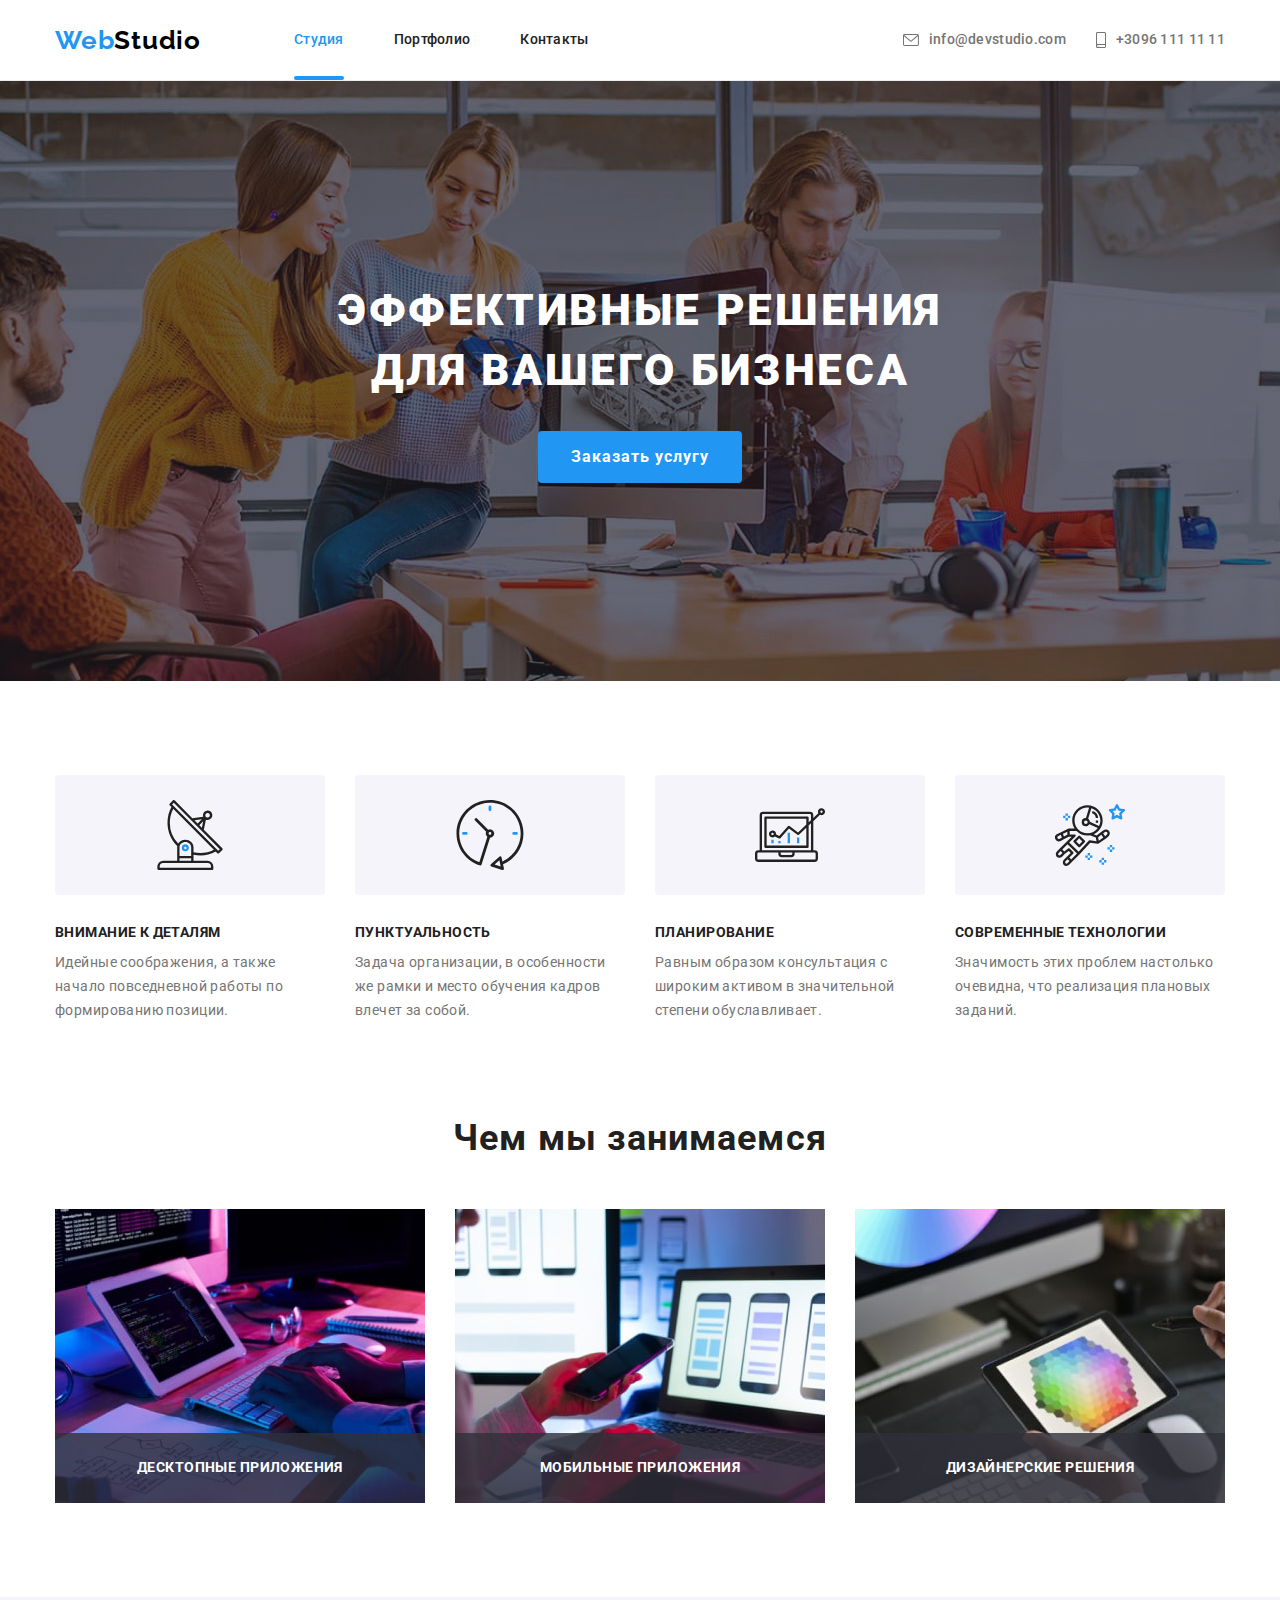
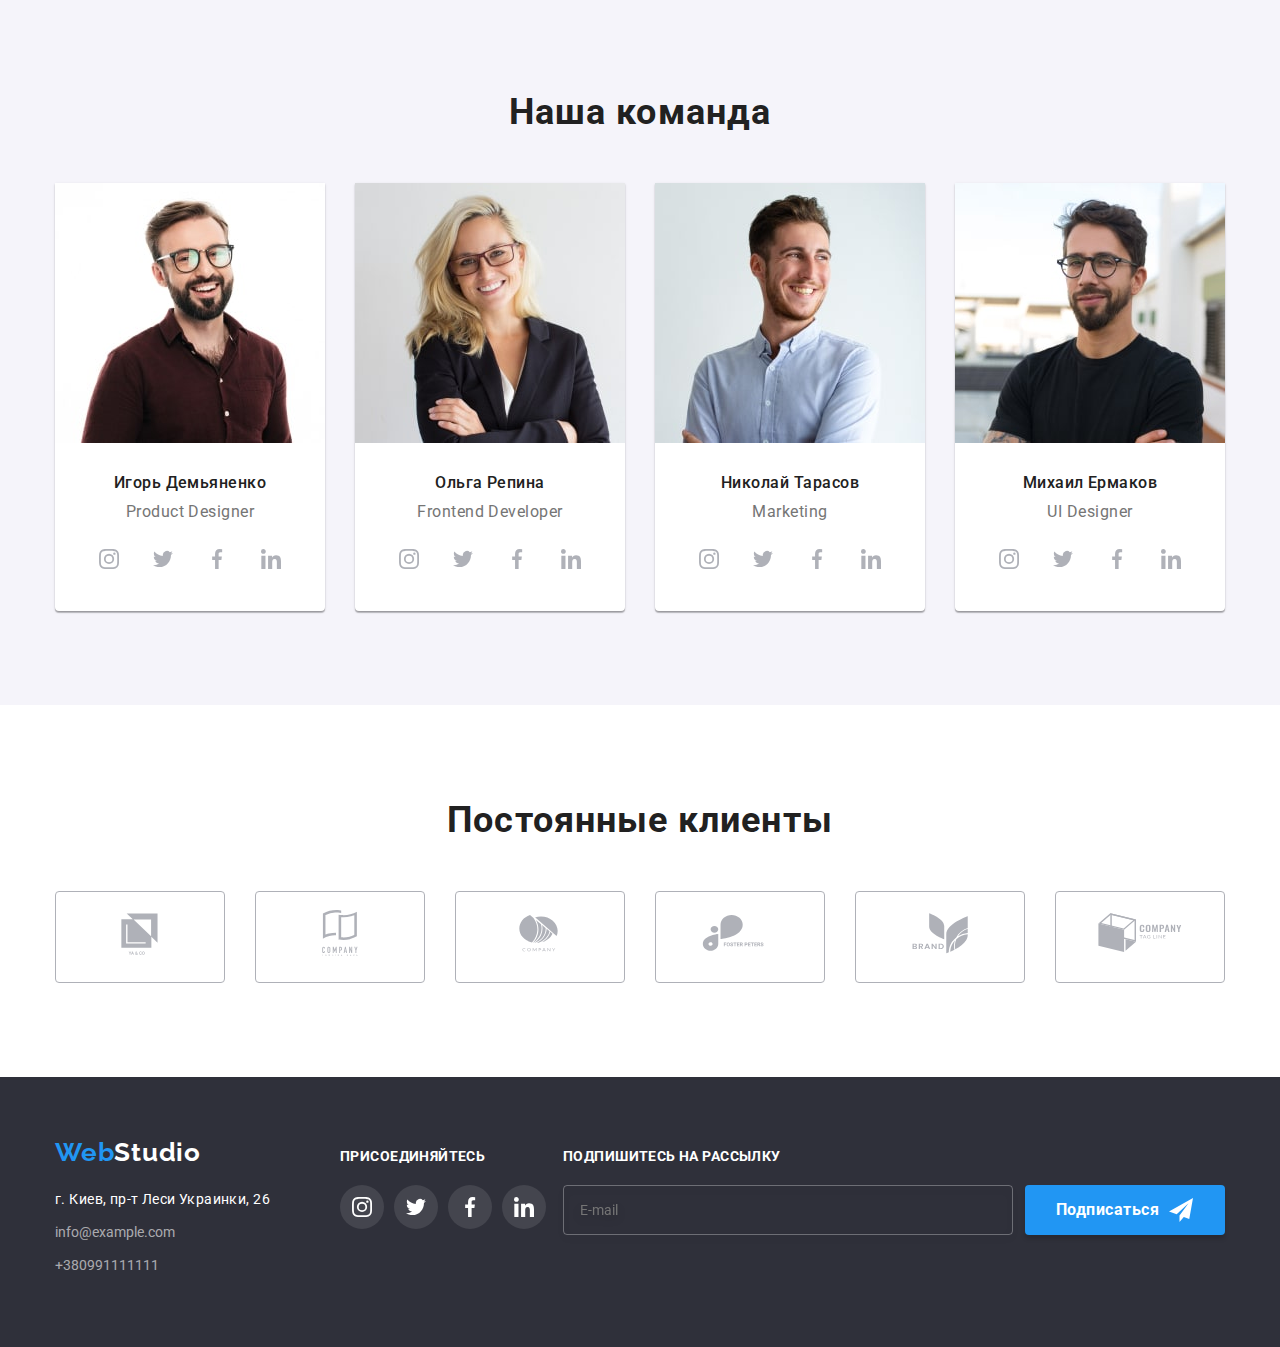
<file: index.html>
<!DOCTYPE html>
<html lang="ru">
  <head>
    <meta charset="UTF-8" />
    <meta http-equiv="X-UA-Compatible" content="IE=edge" />
    <meta name="viewport" content="width=device-width, initial-scale=1.0" />
    <title>Homework-eight</title>
    <link
      rel="stylesheet"
      href="https://cdnjs.cloudflare.com/ajax/libs/modern-normalize/1.1.0/modern-normalize.min.css"
      integrity="sha512-wpPYUAdjBVSE4KJnH1VR1HeZfpl1ub8YT/NKx4PuQ5NmX2tKuGu6U/JRp5y+Y8XG2tV+wKQpNHVUX03MfMFn9Q=="
      crossorigin="anonymous"
      referrerpolicy="no-referrer"
    />
    <link rel="preconnect" href="https://fonts.googleapis.com" />
    <link rel="preconnect" href="https://fonts.gstatic.com" crossorigin />
    <link
      href="https://fonts.googleapis.com/css2?family=Raleway:wght@700&family=Roboto:wght@400;500;700&display=swap"
      rel="stylesheet"
    />
    
    <link rel="stylesheet" href="./css/main.min.css" />

    

  </head>

  <body class="body">

        <!-- SITE HEADER -->

    <header class="header">
      <div class="container header__container">
        
        <div class="logo">
            <a href="./index.html" class="logo__link link">
              <span class="logo__accent">Web</span>Studio</a>
        </div>

        <nav class="nav">
    
          <ul class="nav__list list">
            <li class="nav__item">
              <a href="./index.html" class="nav__link link current hover-underline">Студия</a></li>
            <li class="nav__item">
              <a href="./portfolio.html" class="nav__link link">Портфолио</a></li>
            <li class="nav__item">
              <a href="" class="nav__link link">Контакты</a></li>
          </ul>
        </nav>

        <ul class="kontakts__list list">

          <li class="kontakts__item">
            <a href="mailto:info@devstudio.com" class="kontakts__address link mail">     
              <svg class="icon kontakts__icon" width="16" height="12">
                <use href="./images/icons.svg#envelope"></use>
              </svg>       
              info@devstudio.com</a>          
          </li>

          <li class="kontakts__item">
            <a href="tel:+30961111111" class="kontakts__address link tel">
              <svg class="icon kontakts__icon" width="10" height="16">
                <use href="./images/icons.svg#smartphone"></use>
              </svg>
              +3096 111 11 11</a>
          </li>

        </ul>

        <button type="button" class="menu-open-btn">
          <svg class="mobile-menu__svg" width="40" height="40">
            <use href="./images/icons.svg#icon-menu"></use>
          </svg>
        </button>


        <div class="mob-menu is-hidden">
          <div class="container-mob-menu">
            <div class="mob-menu-top">
              <button type="button" class="menu-close-btn">
                <svg class="icon-menu-close" width="40" height="40">
                  <use href="./images/icons.svg#icon-menu_close"></use>
                </svg>
              </button>
              <ul class="mob-menu-list list">
                <li class="mob-menu-list-item">
                  <a class="mob-menu-list-link current link" href="./index.html">Студия</a>
                </li>
                <li class="mob-menu-list-item">
                  <a class="mob-menu-list-link link" href="./portfolio.html">Портфолио</a>
                </li>
                <li class="mob-menu-list-item">
                  <a class="mob-menu-list-link link" href="./contacts.html">Контакты</a>
                </li>
              </ul>
            </div>
            <div class="mob-menu-bottom">
              <ul class="mob-menu__links list">
                <li class="mob-menu-item">
                  <a class="mob-menu__link link tel-menu" href="tel:+380961111111"> +38 096 111 11 11</a>
                </li>
                <li class="mob-menu-item">
                  <a class="mob-menu__link link" href="mailto:info@devstudio.com"> info@devstudio.com </a>
                </li>
              </ul>
              <ul class="mob-menu-social-list list">
                <li class="mob-menu-social__item">
                  <a class="menu-social-link link" href="#">Instagram</a>
                </li>
                <li class="mob-menu-social__item">
                  <a class="menu-social-link link" href="#">Twitter</a>
                </li>
                <li class="mob-menu-social__item">
                  <a class="menu-social-link link" href="#">Facebook</a>
                </li>
                <li class="mob-menu-social__item">
                  <a class="menu-social-link link" href="#">LinkedIn</a>
                </li>
              </ul>
            </div>
          </div>
        </div>



      </div>
    </header>

    <main>

      <!-- SECTION-HERO -->

      <section class="hero overlay">
        <div class="container hero__container">
          <h1 class="hero__title">Эффективные решения<br>для вашего бизнеса</h1>

          <button type="button" class="hero__button button primary" data-modal-open>
            Заказать услугу
          </button>
        </div>
      </section>

      <!-- BENEFITS -->

      <section class="benefits">
        <div class="container benefits__container">
          <h2 class="benefits__title visually-hidden">Наши преимущества</h2>

          <ul class="benefits__list list">

            <li class="benefits__item">

              <div class="benefits__icon">
                <svg class="benefits__antenna icon" width="70" height="70">
                  <use href="./images/icons.svg#antenna"></use>
                </svg>
              </div>

              <h3 class="benefits__subtitle title">Внимание к деталям</h3>
              
              <p class="benefits__text text">
                Идейные соображения, а также начало повседневной работы по формированию позиции.
              </p>

            </li>

            <li class="benefits__item">

              <div class="benefits__icon">
                <svg class="benefits__clock icon" width="70" height="70">
                  <use href="./images/icons.svg#clock"></use>
                </svg>
              </div>
              
              <h3 class="benefits__subtitle title">Пунктуальность</h3>
              
              <p class="benefits__text text">
                Задача организации, в особенности же рамки и место обучения кадров влечет за собой.
              </p>

            </li>

            <li class="benefits__item">

              <div class="benefits__icon">
                <svg class="benefits__diagram icon" width="70" height="70">
                  <use href="./images/icons.svg#diagram"></use>
                </svg>
              </div>

              <h3 class="benefits__subtitle title">Планирование</h3>
              
              <p class="benefits__text text">
                Равным образом консультация с широким активом в значительной степени обуславливает.
              </p>

            </li>

            <li class="benefits__item">

              <div class="benefits__icon">
                <svg class="benefits__astronaut icon" width="70" height="70">
                  <use href="./images/icons.svg#astronaut"></use>
                </svg>
              </div> 

              <h3 class="benefits__subtitle title">Современные технологии</h3>
              
              <p class="benefits__text text">
                Значимость этих проблем настолько очевидна, что реализация плановых заданий.
              </p>

            </li>

          </ul>
        </div>
      </section>

      <!-- SERVICES -->

      <section class="services">
        <div class="container services__container">
          <h2 class="services__title benefits__title">Чем мы занимаемся</h2>

          <ul class="services__list list">
            <li class="services__item">
              
              <div class="services__position">

                <picture>
                  <source
                    srcset="
                      ./images/services1-x1-min.jpg 1x,
                      ./images/services1-x2-min.jpg 2x
                      "
                    media="(min-width: 1200px)"
                  />

                  <img 
                  class="foto" 
                  width="370"
                  src="./images/desktop-applications.jpg" 
                  alt="Разработка десктопных приложений"
                  />

                </picture>
                
                <div class="services__text-position">
                  <p class="services__text text">Десктопные приложения</p>
                </div>

              </div>

            </li>

            <li class="services__item">

              <div class="services__position">

                <picture>
                  <source 
                    srcset="
                      ./images/services2-x1-min.jpg 1x,
                      ./images/services2-x2-min.jpg 2x
                      " 
                    media="(min-width: 1200px)"
                  />

                  <img
                    class="foto"
                    src="./images/mobile-applications.jpg"
                    alt="Разработка мобильных приложений"
                    width="370"
                  />

                </picture>

                  <div class="services__text-position">
                    <p class="services__text text">Мобильные приложения</p>
                  </div>
              
              </div>

            </li>

            <li class="services__item">

                <div class="services__position">

                  <picture>
                    <source 
                      srcset="
                        ./images/services3-x1-min.jpg 1x,
                        ./images/services3-x2-min.jpg 2x
                        " 
                      media="(min-width: 1200px)" 
                    />

                    <img
                      class="foto"
                      src="./images/design-solutions.jpg"
                      alt="Дизайнерские решения"
                      width="370"
                    />

                  </picture>

                  <div class="services__text-position">
                    <p class="services__text text">Дизайнерские решения</p>
                  </div>

                </div>
            </li>

          </ul>
        </div>
      </section>

      <!-- TEAM-->

      <section class="team">
        <div class="container team-container">
          <h2 class="team__title benefits__title">Наша команда</h2>
          
          <ul class="team__list list">

            <li class="team__image team__item">
              
              <picture>
                <source 
                  srcset="
                    ./images/team1-des-x1-min.jpg 1x,
                    ./images/team1-des-x2-min.jpg 2x
                    "
                  media="(min-width: 1200px)" 
                />

                <source 
                  srcset="
                    ./images/team1-tab-x1-min.jpg 1x,
                    ./images/team1-tab-x2-min.jpg 2x
                    " 
                  media="(min-width: 768px)" 
                />

                <source 
                  srcset="
                    ./images/team1-mob-x1-min.jpg 1x,
                    ./images/team1-mob-x2-min.jpg 2x
                    " 
                  media="(min-width: 480px)" 
                />

                <img
                  class="foto"
                  src="./images/demyanenko.jpg"
                  alt="Фото Игоря Демьяненко"
                  width="270"
                />
              </picture>

              <div class="team__inscription">
                <h3 class="team__subtitle title">Игорь Демьяненко</h3>
                <p lang="en" class="team__text text">Product Designer</p>

                <ul class="list social">
                  <li class="social__item" >                 
                    <a href="" class="link social__link">
                      <svg class="icon social__icons" width="20" height="20">
                        <use href="./images/icons.svg#instagram"></use>
                      </svg>
                    </a>                    
                  </li>

                  <li class="social__item">
                    <a href="" class="link social__link">
                      <svg class="icon social__icons" width="20" height="20">
                        <use href="./images/icons.svg#twitter"></use>
                      </svg>
                    </a>
                  </li>

                  <li class="social__item">
                    <a href="" class="link social__link">
                      <svg class="icon social__icons" width="20" height="20">
                        <use href="./images/icons.svg#facebook"></use>
                      </svg>
                    </a>
                  </li>

                  <li class="social__item">
                    <a href="" class="link social__link">
                      <svg class="icon social__icons" width="20" height="20">
                        <use href="./images/icons.svg#linkedin"></use>
                      </svg>
                    </a>
                  </li>  
                </ul>
              </div>
            </li>

            <li class="team__image team__item">

              <picture>
                <source 
                  srcset="
                    ./images/team2-des-x1-min.jpg 1x,
                    ./images/team2-des-x2-min.jpg 2x
                    " 
                  media="(min-width: 1200px)" 
                />
              
                <source 
                  srcset="
                    ./images/team2-tab-x1-min.jpg 1x,
                    ./images/team2-tab-x2-min.jpg 2x
                    " 
                  media="(min-width: 768px)" 
                />
              
                <source 
                  srcset="
                    ./images/team2-mob-x1-min.jpg 1x,
                    ./images/team2-mob-x2-min.jpg 2x
                    " 
                  media="(min-width: 480px)" 
                />

                <img 
                class="foto" 
                src="./images/repina.jpg" 
                alt="Фото Ольги Репиной" 
                width="270" 
                />   
              </picture>

              <div class="team__inscription">
                <h3 class="team__subtitle title">Ольга Репина</h3>
                <p lang="en" class="team__text text">Frontend Developer</p>

                <ul class="list social">
                  <li class="social__item">                
                    <a href="" class="link social__link">
                      <svg class="icon social__icons" width="20" height="20">
                        <use href="./images/icons.svg#instagram"></use>
                      </svg>
                    </a>                
                  </li>
                
                  <li class="social__item">                
                    <a href="" class="link social__link">
                      <svg class="icon social__icons" width="20" height="20">
                        <use href="./images/icons.svg#twitter"></use>
                      </svg>
                    </a>                
                  </li>
                
                  <li class="social__item">                
                    <a href="" class="link social__link">
                      <svg class="icon social__icons" width="20" height="20">
                        <use href="./images/icons.svg#facebook"></use>
                      </svg>
                    </a>                
                  </li>
                
                  <li class="social__item">               
                    <a href="" class="link social__link">
                      <svg class="icon social__icons" width="20" height="20">
                        <use href="./images/icons.svg#linkedin"></use>
                      </svg>
                    </a>                
                  </li>               
                </ul>
              </div>
            </li>

            <li class="team__image team__item">

              <picture>
                <source 
                  srcset="
                    ./images/team3-des-x1-min.jpg 1x,
                    ./images/team3-des-x2-min.jpg 2x
                    " 
                  media="(min-width: 1200px)" 
                />
              
                <source 
                  srcset="
                    ./images/team3-tab-x1-min.jpg 1x,
                    ./images/team3-tab-x2-min.jpg 2x
                    " 
                  media="(min-width: 768px)" 
                />
              
                <source 
                  srcset="
                    ./images/team3-mob-x1-min.jpg 1x,
                    ./images/team3-mob-x2-min.jpg 2x
                    " 
                  media="(min-width: 480px)" 
                />

                <img
                  class="foto"
                  src="./images/tarasov.jpg"
                  alt="Фото Николая Тарасова"
                  width="270"
                />

              </picture>

              <div class="team__inscription">
                <h3 class="team__subtitle title">Николай Тарасов</h3>
                <p lang="en" class="team__text text">Marketing</p>

                <ul class="list social">
                  <li class="social__item">                
                    <a href="" class="link social__link">
                      <svg class="icon social__icons" width="20" height="20">
                        <use href="./images/icons.svg#instagram"></use>
                      </svg>
                    </a>                
                  </li> 

                  <li class="social__item">               
                    <a href="" class="link social__link">
                      <svg class="icon social__icons" width="20" height="20">
                        <use href="./images/icons.svg#twitter"></use>
                      </svg>
                    </a>                
                  </li>
                
                  <li class="social__item">                
                    <a href="" class="link social__link">
                      <svg class="icon social__icons" width="20" height="20">
                        <use href="./images/icons.svg#facebook"></use>
                      </svg>
                    </a>                
                  </li>
                
                  <li class="social__item">                
                    <a href="" class="link social__link">
                      <svg class="icon social__icons" width="20" height="20">
                        <use href="./images/icons.svg#linkedin"></use>
                      </svg>
                    </a>                
                  </li>                
                </ul>
              </div>
            </li>

            <li class="team__image team__item">

            <picture>
              <source 
                srcset="
                  ./images/team4-des-x1-min.jpg 1x,
                  ./images/team4-des-x2-min.jpg 2x
                  " 
                media="(min-width: 1200px)" 
              />
            
              <source 
                srcset="
                  ./images/team4-tab-x1-min.jpg 1x,
                  ./images/team4-tab-x2-min.jpg 2x
                  " 
                media="(min-width: 768px)" 
              />
            
              <source 
                srcset="
                  ./images/team4-mob-x1-min.jpg 1x,
                  ./images/team4-mob-x2-min.jpg 2x
                  " 
                media="(min-width: 480px)" 
              />

                <img
                  class="foto"
                  src="./images/ermakov.jpg"
                  alt="Фото Михаила Ермакова"
                  width="270"
                />
            </picture>

              <div class="team__inscription">
                <h3 class="team__subtitle title">Михаил Ермаков</h3>
                <p lang="en" class="team__text text">UI Designer</p>

                <ul class="list social">
                  <li class="social__item">                
                    <a href="" class="link social__link">
                      <svg class="icon social__icons" width="20" height="20">
                        <use href="./images/icons.svg#instagram"></use>
                      </svg>
                    </a>                
                  </li>
                
                  <li class="social__item">                
                    <a href="" class="link social__link">
                      <svg class="icon social__icons" width="20" height="20">
                        <use href="./images/icons.svg#twitter"></use>
                      </svg>
                    </a>                
                  </li>
                
                  <li class="social__item">                
                    <a href="" class="link social__link">
                      <svg class="icon social__icons" width="20" height="20">
                        <use href="./images/icons.svg#facebook"></use>
                      </svg>
                    </a>                
                  </li>
                
                  <li class="social__item">               
                    <a href="" class="link social__link">
                      <svg class="icon social__icons" width="20" height="20">
                        <use href="./images/icons.svg#linkedin"></use>
                      </svg>
                    </a>                
                  </li>
                
                </ul>
              </div>
            </li>
          </ul>
        </div>
      </section>

      <!-- CLIENTS -->

      <section class="clients ">
        <div class="container">
          <h2 class="benefits__title clients__title">Постоянные клиенты</h2>

          <ul class="list clients__list">

            <li class="clients__item">
              <a href="" class="link clients__link">
                <svg class="icon clients__icon" width="106" height="60">
                  <use href="./images/icons.svg#Client1"></use>
                </svg>
              </a>
            </li>

            <li class="clients__item">
              <a href="" class="link clients__link">
                <svg class="icon clients__icon" width="106" height="60">
                  <use href="./images/icons.svg#Client2"></use>
                </svg>
              </a>
            </li>

            <li class="clients__item">
              <a href="" class="link clients__link">
                <svg class="icon clients__icon" width="106" height="60">
                  <use href="./images/icons.svg#Client3"></use>
                </svg>
              </a>
            </li>

            <li class="clients__item">
              <a href="" class="link clients__link">
                <svg class="icon clients__icon" width="106" height="60">
                  <use href="./images/icons.svg#Client4"></use>
                </svg>
              </a>
            </li>

            <li class="clients__item">
              <a href="" class="link clients__link">
                <svg class="icon clients__icon" width="106" height="60">
                  <use href="./images/icons.svg#Client5"></use>
                </svg>
              </a>
            </li>

            <li class="clients__item">
              <a href="" class="link clients__link">
                <svg class="icon clients__icon" width="106" height="60">
                  <use href="./images/icons.svg#Client6"></use>
                </svg>
              </a>
            </li>

          </ul>

        </div>
      </section>

    </main>

      <!-- FOOTER -->

    <footer class="footer">
      <div class="container footer__container">

        <div class="footer__contacts">

              <div class="footer-wrap">

                  <a href="./index.html" class="logo-footer__link link">
                    <span class="logo__accent">Web</span>Studio</a>

                      <address class="address">
                        <p class="address__text text">г. Киев, пр-т Леси Украинки, 26</p>
                        
                        <ul class="address__list list">

                          <li class="address__item">
                            <a href="mailto:info@devstudio.com" class="address__mail link">
                              info@example.com
                            </a>
                          </li>

                          <li class="address__item">
                            <a href="tel:+30961111111" class="address__tel link">
                              +380991111111
                            </a>
                          </li>

                        </ul>
                      </address>
              </div>

                    <div class="footer__social">

                      <p class="text footer__text">ПРИСОЕДИНЯЙТЕСЬ</p>

                      <ul class="list footer__soclist">

                          <li class="footer__flex-element">
                            <a href="" class="link social__link">
                              <svg class="icon icons-social social__footer-icons" width="20" height="20">
                                <use href="./images/icons.svg#instagram"></use>
                              </svg>
                            </a>
                          </li>
                        
                          <li class="footer__flex-element">
                            <a href="" class="link social__link">
                              <svg class="icon social__footer-icons" width="20" height="20">
                                <use href="./images/icons.svg#twitter"></use>
                              </svg>
                            </a>
                          </li>
                        
                          <li class="footer__flex-element">
                            <a href="" class="link social__link">
                              <svg class="icon icons-social social__footer-icons" width="20" height="20">
                                <use href="./images/icons.svg#facebook"></use>
                              </svg>
                            </a>
                          </li>
                        
                          <li class="footer__flex-element">
                            <a href="" class="link social__link">
                              <svg class="icon icons-social social__footer-icons" width="20" height="20">
                                <use href="./images/icons.svg#linkedin"></use>
                              </svg>
                            </a>
                          </li>
                      </ul>
                      
                    </div>
        </div>
        

        <div class="form__container">
          <p class="footer__text" >ПОДПИШИТЕСЬ НА РАССЫЛКУ</p>

          <form class="form__mail">
            <input 
              type="email" 
              class="form-mail__input" 
              name="footer-mail" 
              placeholder="E-mail" 
              id="footer-mail" />

            <label for="footer-mail" class="form-mail__label"></label>

            <button type="submit" class="form-mail__btn">
              Подписаться

              <svg class="form-mail__send" width="24" height="24">
                <use href="./images/icons.svg#icon-icon-send"></use>
              </svg>

            </button>
          </form>

        </div>

      </div>

    </footer>
  

      <!-- MODAL WINDOW -->

<div class="backdrop is-hidden" data-modal>

  <div class="modal">

    <button type="button" class="modal__btn" data-modal-close>
      <svg class="icon modal__clouse" width="18" height="18">
        <use href="./images/icons.svg#close"></use>
      </svg>
    </button>

    <p class="modal__title title">Оставьте свои данные, мы вам перезвоним</p>

    <form class="modal__form">

      <div class="modal__field">
        <label for="user-name" class="modal__label">Имя</label>

        <div class="modal__input-wrap">
          <input type="text" class="modal__input" name="user-name" required minlength="2" placeholder="" id="user-name"/>
          <svg class="modal__icon" width="18" height="18">
            <use href="./images/icons.svg#icon-person-black"></use>
          </svg>
        </div>

      </div>
          
      <div class="modal__field">
        <label for="user-tel" class="modal__label">Телефон</label>

        <div class="modal__input-wrap">
          <input type="tel" class="modal__input" name="user-tel" required placeholder="" id="user-tel"/>
          <svg class="modal__icon" width="18" height="18">
            <use href="./images/icons.svg#icon-phone-black"></use>
          </svg>
        </div>

      </div>

      <div class="modal__field">
        <label for="user-email" class="modal__label">Почта</label>

        <div class="modal__input-wrap">
          <input type="email" class="modal__input" name="user-email" required placeholder="" id="user-email"/>
          <svg class="modal__icon" width="18" height="18">
            <use href="./images/icons.svg#icon-email-black"></use>
          </svg>
        </div>
      </div>

      <div class="modal__text">
        <label for="user-komments" class="modal-text__label">Комментарий</label>

        <textarea name="user-komments" id="user-komments" class="modal-text__area" placeholder="Введите текст"></textarea>
      </div>

      <div class="checkbox__field">

        <input type="checkbox" name="input-consent" value="true" 
          class="check__input visually-hidden" id="input-consent"/>

        <label for="input-consent" class="check__text">
            
          <span class="checkbox__span">
            <svg class="check__icon" width="11" height="8">
              <use href="./images/icons.svg#icon-chekin"></use>
            </svg>
          </span>

          Соглашаюсь с рассылкой и принимаю
          <a href="" 
            class="checkbox__link link" 
            target="_blank" 
            rel="noopener nore ferrer">
              Условия договора
          </a>
          
        </label>

      </div>

      <button type="submit" class="send__btn button"> 
        Отправить
      </button>

    </form>

  </div>
</div>


<script src="./js/modal.js"></script>

<script src="./js/menu.js"></script>

  </body>
</html>


<!-- homework edits -->

<!-- 
  1. Десктоп. Хедер.
    - На .kontakts__address паддинги верх и низ по 32
    - На .kontakts__list margin-left: auto;
  2. Десктоп. Футер.
    - текст на социал и форме не по центру, а сдвинут влево.
    - На .form-mail__input убран нижний марджин
    - На .footer__contacts поставлен margin-right: auto;
  3. Десктоп. Модалка.
    - Размер модалки исправлен на width: 528px; height: 581px;
    - На .backdrop исправлено transition: opacity 250ms, visibility 250ms, transform 250ms;
  
  4. Таблетка. Хедер.
    - На .kontakts__list margin-left: auto;
    - На ссылки .mail padding-top: 20px;
                .tel padding-bottom: 20px;
      На mail ли нижний марджин 10

  5. Таблетка. Герой.
    - высота 400
  6. Таблетка. Клиенты.
    - ширина картинок исправлена на 226 
    - исправлен размер заголовка и его нижний марджин
  
  7. Мобилка. Хедер.
    - Добавлена в общий контейнер кнопка меню 
  8. Мобилка. Герой.
    - Высота героя 400
  9. Паддинги на секциях по 60, заголовок и его марджин в клиентах тоже меньше.
  Размер картинок в клиентах 210

  10. Для размера экрана 320 - исправлена форма в футере.

  11. Мобильное меню - паддинги исправлены, цвета, подчеркивания
  













-->
</file>
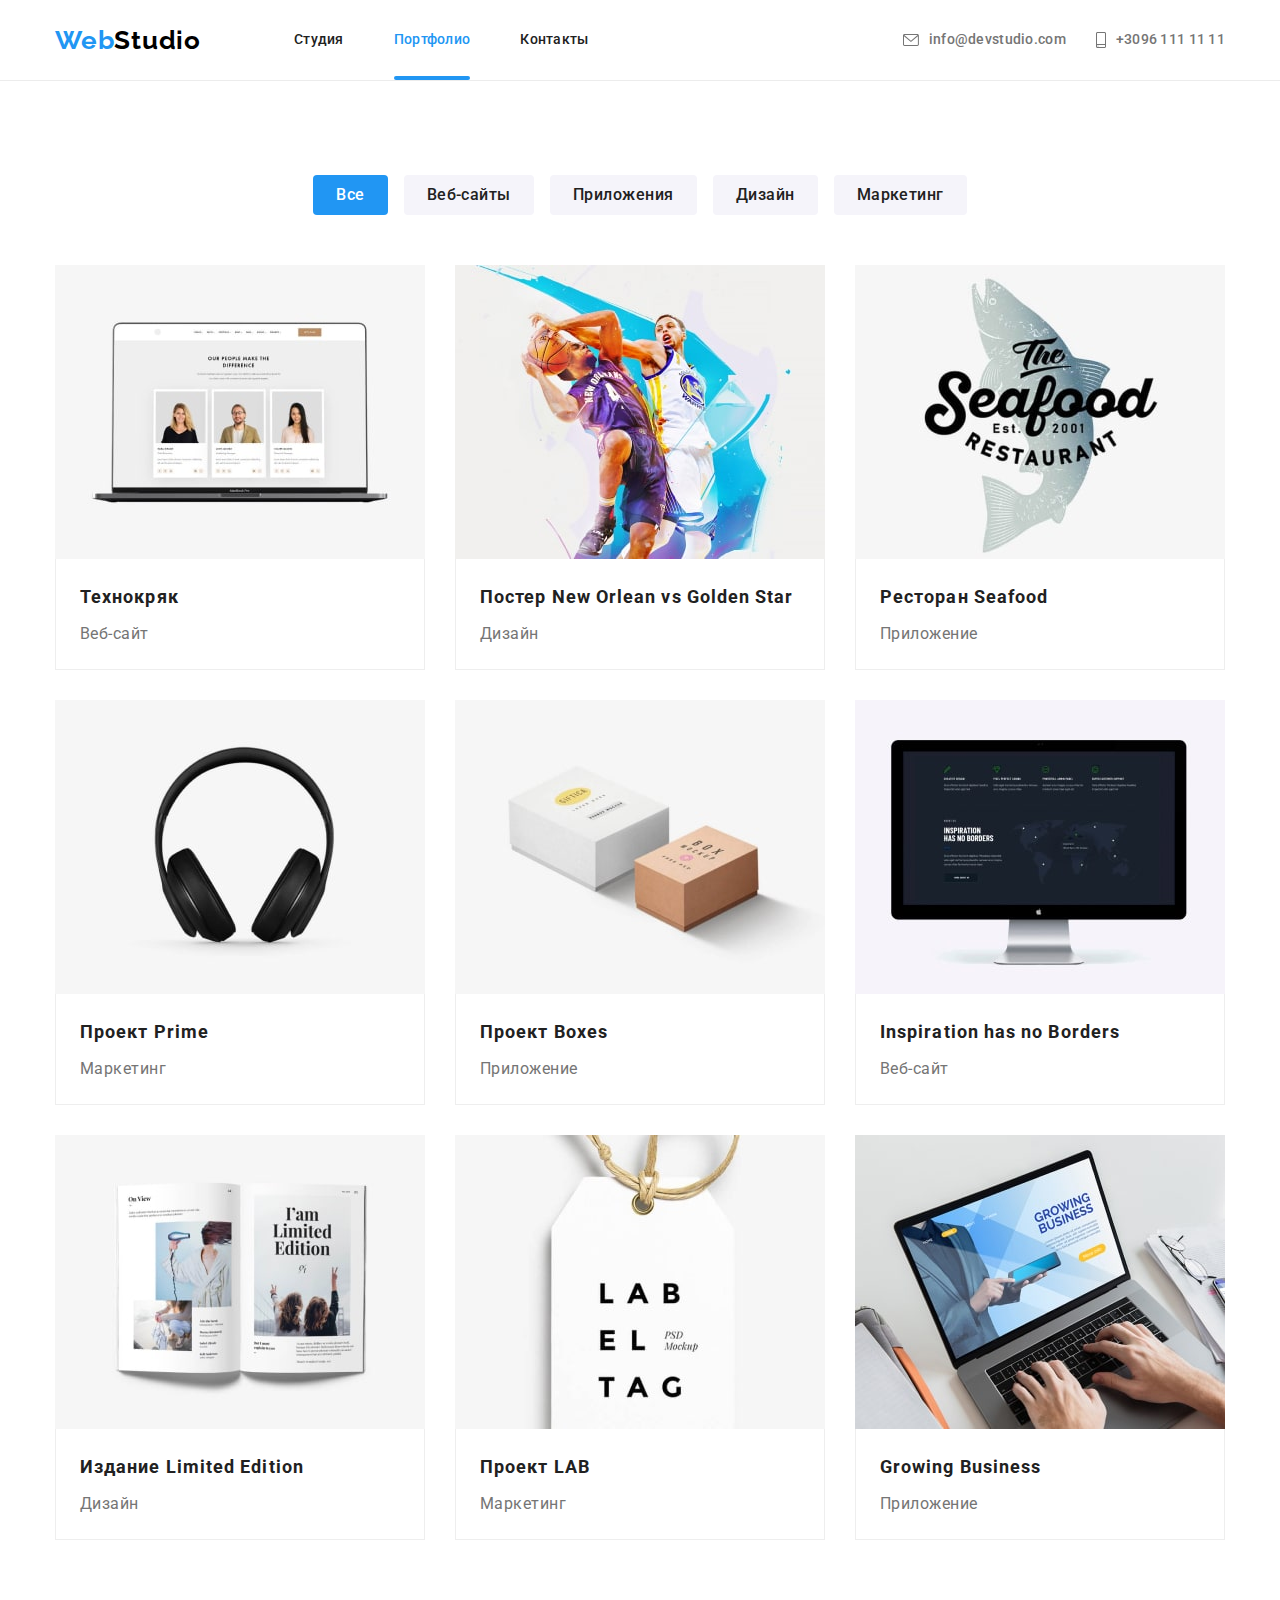
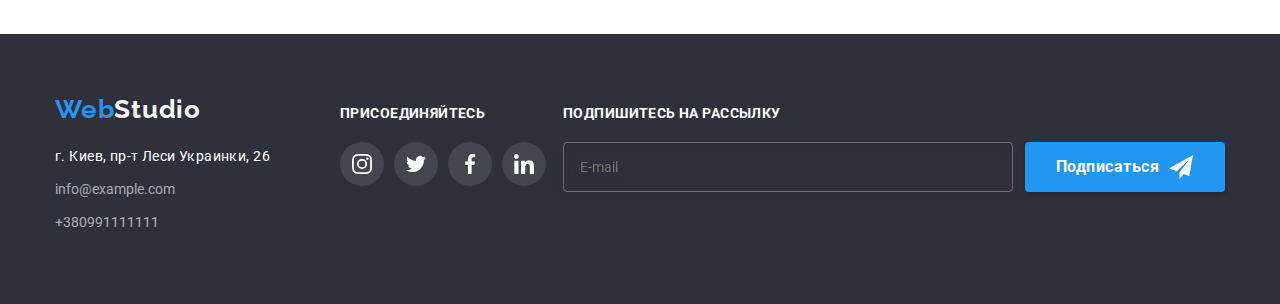
<file: portfolio.html>
<!DOCTYPE html>
<html lang="ru">
<head>
    <meta charset="UTF-8">
    <meta http-equiv="X-UA-Compatible" content="IE=edge">
    <meta name="viewport" content="width=device-width, initial-scale=1.0">
    <title>Homework-four</title>
    <link 
        rel="stylesheet" 
        href="https://cdnjs.cloudflare.com/ajax/libs/modern-normalize/1.1.0/modern-normalize.min.css"
        integrity="sha512-wpPYUAdjBVSE4KJnH1VR1HeZfpl1ub8YT/NKx4PuQ5NmX2tKuGu6U/JRp5y+Y8XG2tV+wKQpNHVUX03MfMFn9Q=="
        crossorigin="anonymous" 
        referrerpolicy="no-referrer" 
    />
    <link rel="preconnect" href="https://fonts.googleapis.com">
    <link rel="preconnect" href="https://fonts.gstatic.com" crossorigin>
    <link 
        href="https://fonts.googleapis.com/css2?family=Raleway:wght@700&family=Roboto:wght@400;500;700&display=swap"
        rel="stylesheet"
        />

    <link rel="stylesheet" href="./css/main.min.css" />
</head>

<body class="body">
  
    <!-- SITE HEADER -->
<header class="header">
    <div class="container header__container">

        <div class="logo">
            <a href="./index.html" class="logo__link link">
                <span class="logo__accent">Web</span>Studio</a>
        </div>

        <nav class="nav">

            <ul class="nav__list list">
                <li class="nav__item">
                    <a href="./index.html" class="nav__link link  ">Студия</a>
                </li>
                <li class="nav__item">
                    <a href="./portfolio.html" class="nav__link current hover-underline link">Портфолио</a>
                </li>
                <li class="nav__item">
                    <a href="" class="nav__link link">Контакты</a>
                </li>
            </ul>
        </nav>

        <ul class="kontakts__list list">

            <li class="kontakts__item">
                <a href="mailto:info@devstudio.com" class="kontakts__address mail link">
                    <svg class="icon kontakts__icon" width="16" height="12">
                        <use href="./images/icons.svg#envelope"></use>
                    </svg>
                    info@devstudio.com</a>
            </li>

            <li class="kontakts__item">
                <a href="tel:+30961111111" class="kontakts__address tel link">
                    <svg class="icon kontakts__icon" width="10" height="16">
                        <use href="./images/icons.svg#smartphone"></use>
                    </svg>
                    +3096 111 11 11</a>
            </li>

        </ul>


        <button type="button" class="menu-open-btn">
            <svg class="mobile-menu__svg" width="40" height="40">
                <use href="./images/icons.svg#icon-menu"></use>
            </svg>
        </button>


        <div class="mob-menu is-hidden">
            <div class="container-mob-menu">
                <div class="mob-menu-top">
                    <button type="button" class="menu-close-btn">
                        <svg class="icon-menu-close" width="40" height="40">
                            <use href="./images/icons.svg#icon-menu_close"></use>
                        </svg>
                    </button>
                    <ul class="mob-menu-list list">
                        <li class="mob-menu-list-item">
                            <a class="mob-menu-list-link link " href="./index.html">Студия</a>
                        </li>
                        <li class="mob-menu-list-item">
                            <a class="mob-menu-list-link link current" href="./portfolio.html">Портфолио</a>
                        </li>
                        <li class="mob-menu-list-item">
                            <a class="mob-menu-list-link link" href="./contacts.html">Контакты</a>
                        </li>
                    </ul>
                </div>
                <div class="mob-menu-bottom">
                    <ul class="mob-menu__links list">
                        <li class="mob-menu-item">
                            <a class="mob-menu__link link tel-menu" href="tel:+380961111111"> +38 096 111 11 11</a>
                        </li>
                        <li class="mob-menu-item">
                            <a class="mob-menu__link link" href="mailto:info@devstudio.com"> info@devstudio.com </a>
                        </li>
                    </ul>
                    <ul class="mob-menu-social-list list">
                        <li class="mob-menu-social__item">
                            <a class="menu-social-link link" href="#">Instagram</a>
                        </li>
                        <li class="mob-menu-social__item">
                            <a class="menu-social-link link" href="#">Twitter</a>
                        </li>
                        <li class="mob-menu-social__item">
                            <a class="menu-social-link link" href="#">Facebook</a>
                        </li>
                        <li class="mob-menu-social__item">
                            <a class="menu-social-link link" href="#">LinkedIn</a>
                        </li>
                    </ul>
                </div>
            </div>
        </div>



    </div>
</header>

    
<main>

<!--Секция портфолио-->

    <section class="portfolio-section">
        <div class="container portfolio-container">
            <ul class="list portfolio-filter">
                <li class="portfolio-filter-flex-element">
                    <button type="button" class="button button-activ link">Все</button></li>
                <li class="portfolio-filter-flex-element">
                    <button type="button" class="button secondary link">Веб-сайты</button></li>
                <li class="portfolio-filter-flex-element">
                    <button type="button" class="button secondary link">Приложения</button></li>
                <li class="portfolio-filter-flex-element">
                    <button type="button" class="button secondary link">Дизайн</button></li>
                <li class="portfolio-filter-flex-element">
                    <button type="button" class="button secondary link">Маркетинг</button></li>     
            </ul>

            <h2 class="visually-hidden">Реализованные проекты</h2>

            <ul class="list projects-list projects-list-flex">

                <li class="projects-list-flex-element">
                    <a href="" class="link projects-shadow projects-hover projects-grow">

                        <div class="projects-blok-overlay">

                            <picture class="picture">
                                <source 
                                    srcset="
                                    ./images/portfolio1-des-x1-min.jpg 1x,
                                    ./images/portfolio1-des-x2-min.jpg 2x
                                    " 
                                    media="(min-width: 1200px)" 
                                />
                                <source 
                                    srcset="
                                    ./images/portfolio1-tab-x1-min.jpg 1x,
                                    ./images/portfolio1-tab-x2-min.jpg 2x
                                    " 
                                    media="(min-width: 768px)" 
                                />
                                <source 
                                    srcset="
                                    ./images/portfolio1-mob-x1-min.jpg 1x,
                                    ./images/portfolio1-mob-x2-min.jpg 2x
                                    " 
                                    media="(min-width: 480px)" 
                                />

                                <img  class="img"
                                src="./images/technokryak.jpg" 
                                alt="Фото веб-сайта" 
                                >
                            </picture>
                            
                            <p class="projects-overlay">Ресурс предлагает комплексные предложения с разным уровнем функционала и сервисов. Все это позволит посетителю получить
                            исчерпывающие сведения о компании или частном лице.</p>
                        </div>    
                            
                        <div class="projects-inscription">
                            <h3 class="title projects-title projects-title-kostyl ">Технокряк</h3>              
                            <p class="project-text">Веб-сайт</p>
                        </div>
                    </a>
                </li>

                <li class="projects-list-flex-element">
                    <a href="" class="link projects-shadow projects-hover projects-grow">
                        <div class="projects-blok-overlay">

                            <picture>
                                <source 
                                    srcset="
                                        ./images/portfolio2-des-x1-min.jpg 1x,
                                        ./images/portfolio2-des-x2-min.jpg 2x
                                        " 
                                    media="(min-width: 1200px)" 
                                />
                                <source 
                                    srcset="
                                        ./images/portfolio2-tab-x1-min.jpg 1x,
                                        ./images/portfolio2-tab-x2-min.jpg 2x
                                        " 
                                    media="(min-width: 768px)" 
                                />
                                <source 
                                    srcset="
                                        ./images/portfolio2-mob-x1-min.jpg 1x,
                                        ./images/portfolio2-mob-x2-min.jpg 2x
                                        " 
                                    media="(min-width: 480px)" 
                                />

                                <img class="img"
                                src="./images/poster.jpg" 
                                alt="Фото постера">

                            </picture>

                            <p class="projects-overlay">Ресурс предлагает комплексные предложения с разным уровнем функционала и сервисов. Все это позволит посетителю
                                получить исчерпывающие сведения о компании или частном лице.</p>
                        </div>   

                        <div class="projects-inscription">
                                <h3 class="title projects-title">Постер <span lang="en"> New Orlean vs Golden Star</span></h3>
                                <p class="project-text">Дизайн</p>
                        </div> 
                    </a>
                </li>

                <li class="projects-list-flex-element">
                    <a href="" class="link projects-shadow projects-hover projects-grow">
                        <div class="projects-blok-overlay">

                            <picture>
                                <source 
                                    srcset="
                                    ./images/portfolio3-des-x1-min.jpg 1x,
                                    ./images/portfolio3-des-x2-min.jpg 2x
                                    " 
                                    media="(min-width: 1200px)" 
                                />
                                <source 
                                    srcset="
                                    ./images/portfolio3-tab-x1-min.jpg 1x,
                                    ./images/portfolio3-tab-x2-min.jpg 2x
                                    " 
                                    media="(min-width: 768px)" 
                                />
                                <source 
                                    srcset="
                                    ./images/portfolio3-mob-x1-min.jpg 1x,
                                    ./images/portfolio3-mob-x2-min.jpg 2x
                                    " 
                                    media="(min-width: 480px)" 
                                />

                                <img class="img"
                                src="./images/seafood.jpg" 
                                alt="Фото логотипа ресторана">
                            </picture>

                             <p class="projects-overlay">Ресурс предлагает комплексные предложения с разным уровнем функционала и сервисов. Все это позволит посетителю
                                получить исчерпывающие сведения о компании или частном лице.</p>
                        </div>

                        <div class="projects-inscription">
                            <h3 class="title projects-title">Ресторан <span lang="en">Seafood</span></h3>
                            <p class="project-text">Приложение</p>
                        </div>  
                    </a>
                </li>

                <li class="projects-list-flex-element">
                    <a href="" class="link projects-shadow projects-hover projects-grow">
                        <div class="projects-blok-overlay">

                            <picture>
                                <source 
                                    srcset="
                                    ./images/portfolio4-des-x1-min.jpg 1x,
                                    ./images/portfolio4-des-x2-min.jpg 2x
                                    " 
                                    media="(min-width: 1200px)" 
                                />
                                <source 
                                    srcset="
                                    ./images/portfolio4-tab-x1-min.jpg 1x,
                                    ./images/portfolio4-tab-x2-min.jpg 2x
                                    " 
                                    media="(min-width: 768px)" 
                                />
                                <source 
                                    srcset="
                                    ./images/portfolio4-mob-x1-min.jpg 1x,
                                    ./images/portfolio4-mob-x2-min.jpg 2x
                                    " 
                                    media="(min-width: 480px)" 
                                />

                                <img class="img"
                                src="./images/prime.jpg" 
                                alt="Фото наушников">

                            </picture>

                            <p class="projects-overlay">Ресурс предлагает комплексные предложения с разным уровнем функционала и сервисов. Все это позволит посетителю
                            получить исчерпывающие сведения о компании или частном лице.</p>
                        </div> 

                        <div class="projects-inscription">
                            <h3 class="title projects-title">Проект <span lang="en">Prime</span></h3>
                            <p class="project-text">Маркетинг</p>
                        </div>
                    </a>
                </li>

                <li class="projects-list-flex-element">
                    <a href="" class="link projects-shadow projects-hover projects-grow">
                        <div class="projects-blok-overlay">

                            <picture>
                                <source 
                                    srcset="
                                    ./images/portfolio5-des-x1-min.jpg 1x,
                                    ./images/portfolio5-des-x2-min.jpg 2x
                                    " 
                                    media="(min-width: 1200px)" 
                                />
                                <source 
                                    srcset="
                                    ./images/portfolio5-tab-x1-min.jpg 1x,
                                    ./images/portfolio5-tab-x2-min.jpg 2x
                                    " 
                                    media="(min-width: 768px)" 
                                />
                                <source 
                                    srcset="
                                    ./images/portfolio5-mob-x1-min.jpg 1x,
                                    ./images/portfolio5-mob-x2-min.jpg 2x
                                    " 
                                    media="(min-width: 480px)" 
                                />

                                <img class="img"
                                src="./images/boxes.jpg" 
                                alt="Фото коробочек">

                            </picture>

                            <p class="projects-overlay">Ресурс предлагает комплексные предложения с разным уровнем функционала и сервисов. Все это позволит посетителю
                            получить исчерпывающие сведения о компании или частном лице.</p>
                        </div>

                        <div class="projects-inscription">
                            <h3 class="title projects-title">Проект <span lang="en">Boxes</span></h3>
                            <p class="project-text">Приложение</p>  
                        </div>
                    </a>
                </li>

                <li class="projects-list-flex-element">
                    <a href="" class="link projects-shadow projects-hover projects-grow">
                        <div class="projects-blok-overlay">

                            <picture>
                                <source 
                                    srcset="
                                    ./images/portfolio6-des-x1-min.jpg 1x,
                                    ./images/portfolio6-des-x2-min.jpg 2x
                                    " 
                                    media="(min-width: 1200px)" 
                                />
                                <source 
                                    srcset="
                                    ./images/portfolio6-tab-x1-min.jpg 1x,
                                    ./images/portfolio6-tab-x2-min.jpg 2x
                                    " 
                                    media="(min-width: 768px)" 
                                />
                                <source 
                                    srcset="
                                    ./images/portfolio6-mob-x1-min.jpg 1x,
                                    ./images/portfolio6-mob-x2-min.jpg 2x
                                    " 
                                    media="(min-width: 480px)" 
                                />

                                <img class="img"
                                src="./images/inspiration.jpg" 
                                alt="Фото сайта">

                            </picture>

                            <p class="projects-overlay">Ресурс предлагает комплексные предложения с разным уровнем функционала и сервисов. Все это позволит посетителю
                            получить исчерпывающие сведения о компании или частном лице.</p>
                        </div>

                        <div class="projects-inscription">
                            <h3 lang="en" class="title projects-title">Inspiration has no Borders</h3>
                            <p class="project-text">Веб-сайт</p>
                        </div>
                    </a>
                </li>

                <li class="projects-list-flex-element">
                    <a href="" class="link projects-shadow projects-hover projects-grow">
                        <div class="projects-blok-overlay">

                            <picture>
                                <source 
                                    srcset="
                                    ./images/portfolio7-des-x1-min.jpg 1x,
                                    ./images/portfolio7-des-x2-min.jpg 2x
                                    " 
                                    media="(min-width: 1200px)" 
                                />
                                <source 
                                    srcset="
                                    ./images/portfolio7-tab-x1-min.jpg 1x,
                                    ./images/portfolio7-tab-x2-min.jpg 2x
                                    " 
                                    media="(min-width: 768px)" 
                                />
                                <source 
                                    srcset="
                                    ./images/portfolio7-mob-x1-min.jpg 1x,
                                    ./images/portfolio7-mob-x2-min.jpg 2x
                                    " 
                                    media="(min-width: 480px)" 
                                />

                                <img class="img"
                                src="./images/limited-edition.jpg" 
                                alt="Фото книги">

                            </picture>

                            <p class="projects-overlay">Ресурс предлагает комплексные предложения с разным уровнем функционала и сервисов. Все это позволит посетителю
                            получить исчерпывающие сведения о компании или частном лице.</p>
                        </div>

                        <div class="projects-inscription">
                            <h3 class="title projects-title">Издание <span lang="en">Limited Edition</span></h3>
                            <p class="project-text">Дизайн</p>
                        </div>
                    </a>
                </li>

                <li class="projects-list-flex-element">
                    <a href="" class="link projects-shadow projects-hover projects-grow">
                        <div class="projects-blok-overlay">

                            <picture>
                                <source 
                                    srcset=" 
                                    ./images/portfolio8-des-x1-min.jpg 1x,
                                    ./images/portfolio8-des-x2-min.jpg 2x
                                    " 
                                    media="(min-width: 1200px)" 
                                />

                                <source 
                                    srcset="
                                    ./images/portfolio8-tab-x1-min.jpg 1x,
                                    ./images/portfolio8-tab-x2-min.jpg 2x
                                    " 
                                    media="(min-width: 768px)" 
                                />

                                <source 
                                    srcset="
                                    ./images/portfolio8-mob-x1-min.jpg 1x,
                                    ./images/portfolio8-mob-x2-min.jpg 2x
                                    " 
                                    media="(min-width: 480px)" 
                                />

                                <img class="img"
                                src="./images/lab.jpg" 
                                alt="Фото бирочки с названием">

                            </picture>

                            <p class="projects-overlay">Ресурс предлагает комплексные предложения с разным уровнем функционала и сервисов. Все это позволит посетителю
                            получить исчерпывающие сведения о компании или частном лице.</p>
                        </div>

                        <div class="projects-inscription">
                            <h3 class="title projects-title">Проект <span lang="en">LAB</span></h3>
                            <p class="project-text">Маркетинг</p>
                        </div>
                    </a>
                </li>

                <li class="projects-list-flex-element">
                    <a href="" class="link projects-shadow projects-hover projects-grow">
                        <div class="projects-blok-overlay">

                            <picture>
                                <source 
                                    srcset="
                                    ./images/portfolio9-des-x1-min.jpg 1x,
                                    ./images/portfolio9-des-x2-min.jpg 2x
                                    " 
                                    media="(min-width: 1200px)" 
                                />

                                <source 
                                    srcset="
                                    ./images/portfolio9-tab-x1-min.jpg 1x,
                                    ./images/portfolio9-tab-x2-min.jpg 2x
                                    " 
                                    media="(min-width: 768px)" 
                                />

                                <source 
                                    srcset="
                                    ./images/portfolio9-mob-x1-min.jpg 1x,
                                    ./images/portfolio9-mob-x2-min.jpg 2x
                                    " 
                                    media="(min-width: 480px)" 
                                />

                                <img  class="img"
                                src="./images/growing-busines.jpg" 
                                alt="На фото кисти рук на клавиатуре ноутбука">
                            
                            </picture>
                            
                            <p class="projects-overlay">Ресурс предлагает комплексные предложения с разным уровнем функционала и сервисов. Все это позволит посетителю
                            получить исчерпывающие сведения о компании или частном лице.</p>
                        </div>

                        <div class="projects-inscription">
                            <h3 lang="en" class="title projects-title">Growing Business</h3>
                            <p class="project-text">Приложение</p>
                        </div>
                    </a>
                </li>
            </ul>

        </div>
    </section>

</main>

<footer class="footer">
    <div class="container footer__container">

        <div class="footer__contacts">

            <div class="footer-wrap">

                <a href="./index.html" class="logo-footer__link link">
                    <span class="logo__accent">Web</span>Studio</a>

                <address class="address">
                    <p class="address__text text">г. Киев, пр-т Леси Украинки, 26</p>

                    <ul class="address__list list">

                        <li class="address__item">
                            <a href="mailto:info@devstudio.com" class="address__mail link">
                                info@example.com
                            </a>
                        </li>

                        <li class="address__item">
                            <a href="tel:+30961111111" class="address__tel link">
                                +380991111111
                            </a>
                        </li>

                    </ul>
                </address>
            </div>

            <div class="footer__social">

                <p class="text footer__text">ПРИСОЕДИНЯЙТЕСЬ</p>

                <ul class="list footer__soclist">

                    <li class="footer__flex-element">
                        <a href="" class="link social__link">
                            <svg class="icon icons-social social__footer-icons" width="20" height="20">
                                <use href="./images/icons.svg#instagram"></use>
                            </svg>
                        </a>
                    </li>

                    <li class="footer__flex-element">
                        <a href="" class="link social__link">
                            <svg class="icon social__footer-icons" width="20" height="20">
                                <use href="./images/icons.svg#twitter"></use>
                            </svg>
                        </a>
                    </li>

                    <li class="footer__flex-element">
                        <a href="" class="link social__link">
                            <svg class="icon icons-social social__footer-icons" width="20" height="20">
                                <use href="./images/icons.svg#facebook"></use>
                            </svg>
                        </a>
                    </li>

                    <li class="footer__flex-element">
                        <a href="" class="link social__link">
                            <svg class="icon icons-social social__footer-icons" width="20" height="20">
                                <use href="./images/icons.svg#linkedin"></use>
                            </svg>
                        </a>
                    </li>
                </ul>

            </div>
        </div>


        <div class="form__container">
            <p class="footer__text">ПОДПИШИТЕСЬ НА РАССЫЛКУ</p>

            <form class="form__mail">
                <input type="email" class="form-mail__input" name="footer-mail" placeholder="E-mail" id="footer-mail" />

                <label for="footer-mail" class="form-mail__label"></label>

                <button type="submit" class="form-mail__btn">
                    Подписаться

                    <svg class="form-mail__send" width="24" height="24">
                        <use href="./images/icons.svg#icon-icon-send"></use>
                    </svg>

                </button>
            </form>

        </div>

    </div>

</footer>

<script src="./js/menu.js"></script>

</body>
</html>
</file>
<file: css/main.min.css>
:root{--accent-color: #2196F3;--primary-text-color: #757575;--primary-title-color: #212121;--primary-button-color: #fff;--primary-bg-color: #fff;--primary-dark-bg-color: #2F303A;--bg-color: #F5F4FA;--button-bg-color: #2196F3;--button-color-hover: #188CE8;--color-logo-black: #000000;--color-border: #ECECEC;--color-icon-primary: #AFB1B8;--main-font: "Roboto", sans-serif;--second-font: "Raleway", sans-serif}/*! modern-normalize v1.1.0 | MIT License | https://github.com/sindresorhus/modern-normalize */*,::before,::after{box-sizing:border-box}html{line-height:1.15;-webkit-text-size-adjust:100%;-moz-tab-size:4;tab-size:4}body{margin:0;font-family:system-ui,-apple-system,"Segoe UI",Roboto,Helvetica,Arial,sans-serif,"Apple Color Emoji","Segoe UI Emoji"}hr{height:0;color:inherit}abbr[title]{text-decoration:underline dotted}b,strong{font-weight:bolder}code,kbd,samp,pre{font-family:ui-monospace,SFMono-Regular,Consolas,"Liberation Mono",Menlo,monospace;font-size:1em}small{font-size:80%}sub,sup{font-size:75%;line-height:0;position:relative;vertical-align:baseline}sub{bottom:-0.25em}sup{top:-0.5em}table{text-indent:0;border-color:inherit}button,input,optgroup,select,textarea{font-family:inherit;font-size:100%;line-height:1.15;margin:0}button,select{text-transform:none}button,[type=button],[type=reset],[type=submit]{-webkit-appearance:button}::-moz-focus-inner{border-style:none;padding:0}:-moz-focusring{outline:1px dotted ButtonText}:-moz-ui-invalid{box-shadow:none}legend{padding:0}progress{vertical-align:baseline}::-webkit-inner-spin-button,::-webkit-outer-spin-button{height:auto}[type=search]{-webkit-appearance:textfield;outline-offset:-2px}::-webkit-search-decoration{-webkit-appearance:none}::-webkit-file-upload-button{-webkit-appearance:button;font:inherit}summary{display:list-item}.body{background-color:var(--primary-bg-color);color:var(--primary-text-color);font-family:var(--main-font);font-size:14px}.list{list-style:none;margin:0;padding:0}.link{text-decoration:none;color:var(--primary-title-color)}.icon{fill:currentColor}.container{margin-left:auto;margin-right:auto;width:100%;padding-left:15px;padding-right:15px}@media screen and (min-width: 480px){.container{width:480px}}@media screen and (min-width: 768px){.container{width:768px}}@media screen and (min-width: 1200px){.container{width:1200px}}.logo__link{color:var(--color-logo-black);font-family:var(--second-font);font-size:26px;font-weight:700;line-height:1.19;letter-spacing:.03em;padding-top:24px;padding-bottom:24px;transition-property:color;transition-duration:250ms;transition-timing-function:cubic-bezier(0.4, 0, 0.2, 1)}.logo__link:hover,.logo__link:focus{color:var(--accent-color)}.logo__accent{color:var(--accent-color)}.benefits__title{color:var(--primary-title-color);margin-top:0;margin-bottom:0}.title{color:var(--primary-title-color);margin-top:0px;margin-bottom:10px}.is-hidden{visibility:hidden;opacity:0;pointer-events:none}.visually-hidden{position:absolute;width:1px;height:1px;margin:-1px;border:0;padding:0;white-space:nowrap;clip-path:inset(100%);clip:rect(0 0 0 0);overflow:hidden}.social{display:flex;align-items:center;justify-content:center}.social__link{display:inline-flex;align-items:center;justify-content:center;cursor:pointer;width:44px;height:44px;border-radius:50%;background-color:var(--primary-bg-color);transition-property:background-color;transition-duration:250ms;transition-timing-function:cubic-bezier(0.4, 0, 0.2, 1)}.social__link:hover,.social__link:focus{background-color:var(--accent-color)}.social__link:hover .icon,.social__link:focus .icon{fill:var(--primary-button-color)}.social__link .icon{transition-property:fill;transition-duration:250ms;transition-timing-function:cubic-bezier(0.4, 0, 0.2, 1)}.social__item:not(:last-child){margin-right:10px}.social__icons{fill:var(--color-icon-primary)}.footer__social{margin-right:auto}.social__footer-icons{fill:var(--primary-button-color)}.footer__text{font-size:14px;font-weight:700;line-height:1.14;letter-spacing:.03em;text-transform:uppercase;color:var(--primary-button-color);margin:0;margin-bottom:20px}.footer__soclist{display:flex;align-items:center}.footer__flex-element:not(:last-child){margin-right:10px}.social__link{display:flex;align-items:center;justify-content:center;cursor:pointer;width:44px;height:44px;color:var(--primary-button-color);background-color:rgba(255,255,255,.1);border-radius:50%;transition-property:background-color;transition-duration:250ms;transition-timing-function:cubic-bezier(0.4, 0, 0.2, 1)}.social__link:hover,.social__link:focus{background-color:var(--accent-color)}.button{border:1px solid rgba(0,0,0,0);border-radius:4px;color:var(--primary-title-color);background-color:var(--bg-color);font-family:inherit;cursor:pointer;display:inline-block;text-align:center}.button.secondary{color:var(--primary-title-color);background-color:var(--bg-color);font-size:16px;font-weight:500;line-height:1.62;letter-spacing:.03em;padding-top:6px;padding-bottom:6px;padding-left:22px;padding-right:22px;transition-property:color,background-color,box-shadow;transition-duration:250ms;transition-timing-function:cubic-bezier(0.4, 0, 0.2, 1)}.button.secondary:hover,.button.secondary:focus{color:var(--primary-button-color);background-color:var(--button-color-hover);box-shadow:0px 3px 1px rgba(0,0,0,.1),0px 1px 2px rgba(0,0,0,.08),0px 2px 2px rgba(0,0,0,.12)}.button-activ{color:var(--primary-button-color);background-color:var(--button-bg-color);font-size:16px;font-weight:500;line-height:1.62;letter-spacing:.03em;padding-top:6px;padding-bottom:6px;padding-left:22px;padding-right:22px}.button.button-activ{transition-property:color,background-color,box-shadow;transition-duration:250ms;transition-timing-function:cubic-bezier(0.4, 0, 0.2, 1)}.button.button-activ:hover,.button.button-activ:focus{color:var(--primary-button-color);background-color:var(--button-color-hover);box-shadow:0px 3px 1px rgba(0,0,0,.1),0px 1px 2px rgba(0,0,0,.08),0px 2px 2px rgba(0,0,0,.12)}.modal{width:100%;min-height:581px;background-color:var(--primary-bg-color);box-shadow:0px 1px 3px rgba(0,0,0,.12),0px 1px 1px rgba(0,0,0,.14),0px 2px 1px rgba(0,0,0,.2);border-radius:4px;position:absolute;top:50%;left:50%;transform:translate(-50%, -50%) scale(1);transition:transform 250ms,opacity 250ms,visibility 250ms;padding:40px}@media screen and (min-width: 480px){.modal{width:450px}}@media screen and (min-width: 768px){.modal{width:450px;height:609px}}@media screen and (min-width: 1200px){.modal{width:528px;height:581px}}.modal__title{margin:0;margin-bottom:12px;font-size:20px;font-weight:700;line-height:1.15;letter-spacing:.03em;text-align:center;color:var(--primary-title-color)}.modal__btn{position:absolute;top:8px;right:8px;display:flex;align-items:center;justify-content:center;border:1px solid rgba(0,0,0,.1);border-radius:50%;background:rgba(0,0,0,0);width:30px;height:30px;background-color:var(--primary-bg-color);padding:0;cursor:pointer}.modal__clouse{transition-property:fill;transition-duration:250ms;transition-timing-function:cubic-bezier(0.4, 0, 0.2, 1)}.modal__btn:hover .modal__clouse,.modal__btn:focus .modal__clouse{fill:var(--accent-color)}.modal__field{margin-bottom:10px}.modal__input{width:100%;height:40px;border:1px solid rgba(33,33,33,.2);border-radius:4px;padding-left:42px;font-size:14px;line-height:16px;letter-spacing:.01em;transition-property:border;transition-duration:250ms;transition-timing-function:cubic-bezier(0.4, 0, 0.2, 1);color:rgba(117,117,117,.5)}.modal__input:hover,.modal__input:focus{border-color:var(--accent-color);outline:none}.modal__input:hover+.modal__icon,.modal__input:focus+.modal__icon{fill:var(--accent-color)}.modal__label{display:block;color:var(--primary-text-color);font-style:normal;font-size:12px;line-height:1.17;letter-spacing:.01em}.modal__input-wrap{position:relative;margin-top:4px}.modal__icon{position:absolute;left:12px;top:50%;transform:translateY(-50%);transition-property:fill;transition-duration:250ms;transition-timing-function:cubic-bezier(0.4, 0, 0.2, 1)}.modal__text{display:flex;flex-wrap:wrap;margin-bottom:20px}.modal-text__label{width:100%;font-style:normal;font-size:12px;line-height:1.17;letter-spacing:.01em;margin-bottom:4px}.modal-text__area{border:none;width:100%;height:120px;padding:12px 16px;border:1px solid rgba(33,33,33,.2);border-radius:4px;resize:none;font-size:12px;font-weight:400;line-height:1.17;letter-spacing:.01em;color:rgba(117,117,117,.5)}.modal-text__area:hover,.modal-text__area:focus{border:1px solid var(--accent-color)}.checkbox__field{position:relative;display:flex;align-items:center;justify-content:space-evenly;margin-bottom:30px}.check__input{position:absolute;top:0;left:0}.check__text{font-size:14px;line-height:1.71;letter-spacing:.03em}.checkbox__span{width:16px;height:15px;position:relative;display:inline-flex;align-items:center;justify-content:center;border:2px solid var(--primary-title-color);border-radius:3px;background-color:rgba(0,0,0,0);margin-right:5px;transition:background-color 250ms cubic-bezier(0.4, 0, 0.2, 1),border 250ms cubic-bezier(0.4, 0, 0.2, 1)}.check__icon{fill:rgba(0,0,0,0);width:100%;height:100%;position:absolute;top:50%;left:50%;transform:translate(-50%, -50%);transition-property:fill;transition-duration:250ms;transition-timing-function:cubic-bezier(0.4, 0, 0.2, 1)}.check__input:focus+.check__text span,.check__input:hover+.check__text span{border-color:var(--accent-color)}.check__input:checked+.check__text span{background-color:var(--accent-color);border:none}.check__input:checked+.check__text .check__icon{fill:var(--primary-bg-color)}.checkbox__link{display:inline;margin-left:1px;color:var(--accent-color);border-bottom:1px solid var(--accent-color)}.modal__input::placeholder{font-size:12px;font-weight:400;line-height:1.17;letter-spacing:.01em;color:rgba(117,117,117,.5)}.send__btn{display:flex;align-items:center;justify-content:center;margin:auto;min-width:200px;height:50px;font-size:16px;font-weight:700;line-height:1.88;letter-spacing:.06em;border:1px solid rgba(0,0,0,0);border-color:rgba(0,0,0,0);border-radius:4px;box-shadow:0px 4px 4px rgba(0,0,0,.15);background-color:var(--button-bg-color);color:var(--primary-button-color);transition-property:background-color;transition-duration:250ms;transition-timing-function:cubic-bezier(0.4, 0, 0.2, 1)}.send__btn:hover,.send__btn:focus{background-color:var(--button-color-hover)}.backdrop{position:fixed;top:0;width:100%;height:100%;background-color:rgba(0,0,0,.2);transition:opacity 250ms,visibility 250ms,transform 250ms}.backdrop.is-hidden .modal{transform:translate(-50%, -50%) scale(0)}.header{border-bottom:1px solid #ececec}.header__container{display:flex;align-items:center;padding-top:10px;padding-bottom:10px;position:relative}@media screen and (min-width: 480px){.header__container{position:relative}}@media screen and (min-width: 768px){.header__container{padding-top:0;padding-bottom:0}}@media screen and (min-width: 1200px){.header__container{padding-top:0;padding-bottom:0}}.nav{display:none}@media screen and (min-width: 768px){.nav{display:flex;align-items:center}}.nav__list .link.current{color:var(--accent-color)}.nav__list .link:hover,.nav__list .link:focus{color:var(--accent-color)}.nav__list{font-size:14px;font-weight:500;line-height:1.14;letter-spacing:.02em;display:flex;margin-left:93px}@media screen and (min-width: 768px){.nav__list{margin-left:88px}}@media screen and (min-width: 1200px){.nav__list{margin-left:93px}}.nav__list .link{transition-property:color;transition-duration:250ms;transition-timing-function:cubic-bezier(0.4, 0, 0.2, 1)}.nav__item:not(:last-child){margin-right:50px}.nav__link{display:block;position:relative;padding-top:32px;padding-bottom:32px;letter-spacing:.02em}.nav__link.hover-underline:after{content:"";position:absolute;bottom:0;left:0%;width:100%;height:4px;background-color:var(--accent-color);border-radius:2px}.kontakts__list .link:hover,.kontakts__list .link:focus{color:var(--accent-color)}.kontakts__list .link{color:var(--primary-text-color);transition-property:color;transition-duration:250ms;transition-timing-function:cubic-bezier(0.4, 0, 0.2, 1)}.kontakts__list{display:none}@media screen and (min-width: 768px){.kontakts__list{display:flex;flex-direction:column;margin-left:auto;font-size:14px;font-weight:500;line-height:1.14;letter-spacing:.02em}}@media screen and (min-width: 1200px){.kontakts__list{display:flex;flex-direction:row;justify-content:center;align-items:center;font-size:14px;font-weight:500;line-height:1.14;letter-spacing:.02em;margin-left:auto}}.kontakts__item:not(:last-child){margin-right:50px}@media screen and (min-width: 768px){.kontakts__item:not(:last-child){margin-right:0;margin-bottom:10px}}@media screen and (min-width: 1200px){.kontakts__item:not(:last-child){margin-right:30px;margin-bottom:0}}.kontakts__address{display:flex;align-items:center;justify-content:center;padding-top:32px;padding-bottom:32px}@media screen and (min-width: 768px){.kontakts__address{display:inline-flex;padding-top:0;padding-bottom:0}}@media screen and (min-width: 1200px){.kontakts__address{display:flex;padding-top:32px;padding-bottom:32px}}@media screen and (min-width: 768px){.mail{padding-top:20px}}@media screen and (min-width: 1200px){.mail{padding-top:32px}}@media screen and (min-width: 768px){.tel{padding-bottom:20px}}@media screen and (min-width: 1200px){.tel{padding-bottom:32px}}.kontakts__icon{margin-right:10px}.mob-menu{position:fixed;top:0;left:0;background:#fff;width:100vw;height:100vh;z-index:1;transition:opacity .8s cubic-bezier(0.215, 0.61, 0.355, 1),visibility .8s cubic-bezier(0.215, 0.61, 0.355, 1),transform .8s cubic-bezier(0.215, 0.61, 0.355, 1);padding-left:40px;padding-top:48px;padding-bottom:48px}@media screen and (min-width: 768px){.mob-menu{display:none}}@media screen and (min-width: 1200px){.mob-menu{display:none}}.is-hidden{transform:translateX(100%)}.menu-open-btn,.menu-close-btn{position:absolute;top:10px;right:10px;background:rgba(0,0,0,0);border:none;outline:none;margin-left:auto}.menu-open-btn,.menu-close-btn{display:block;color:#000}.menu-open-btn:hover,.menu-close-btn:hover{fill:currentColor;color:#2196f3}.menu-open-btn:focus,.menu-close-btn:focus{fill:currentColor;color:#2196f3}@media screen and (min-width: 768px){.menu-open-btn,.menu-close-btn{display:none}}@media screen and (min-width: 1200px){.menu-open-btn,.menu-close-btn{display:none}}.menu-open-btn{position:absolute;top:10px;right:10px;padding:0}.container-mob-menu{display:flex;justify-content:space-between;width:100%;height:100%;align-items:flex-start;flex-direction:column;overflow-y:auto}.mob-menu-list{list-style:none}.mob-menu-list-item{margin-bottom:32px}.mob-menu-list-link{font-weight:500;font-size:40px;line-height:1.18;text-align:center;letter-spacing:.02em}.current{color:#2196f3}.mob-menu-bottom{display:flex;flex-direction:column;justify-content:center}.mob-menu__link{font-weight:500;font-size:24px;line-height:1.16;letter-spacing:.02em;color:#757575}.mob-menu-item:not(:last-child){margin-bottom:32px}.mob-menu-item:not(:last-child) .mob-menu__link{color:#2196f3;font-weight:500;font-size:34px;line-height:1.17;letter-spacing:.02em}@media screen and (min-width: 320px){.mob-menu-item:not(:last-child) .mob-menu__link{font-size:26px}}.mob-menu-social-list{display:flex;flex-wrap:wrap;margin-top:64px}.mob-menu-social__item{position:relative}.mob-menu-social__item:not(:last-child){margin-right:20px;margin-bottom:10px}.mob-menu-social__item:not(:last-child)::after{content:"";position:absolute;left:100%;bottom:50%;width:22px;height:1px;background-color:rgba(33,33,33,.2);transform:rotate(90deg)}.menu-social-link{font-weight:500;font-size:18px;line-height:1.22;letter-spacing:.02em;color:#2196f3}.hero{background-color:var(--primary-dark-bg-color);text-align:center;padding-top:118px;padding-bottom:118px}@media screen and (min-width: 768px){.hero{height:400px}}@media screen and (min-width: 1200px){.hero{padding-top:200px;padding-bottom:200px}}.overlay{max-width:1600px;height:400px;margin:0 auto;background-image:linear-gradient(to right, rgba(47, 48, 58, 0.4), rgba(47, 48, 58, 0.4)),url(../images/bg-hero-mob-x1-min.jpg);background-size:cover;background-repeat:no-repeat;background-position:center}@media(min-device-pixel-ratio: 2),(min-resolution: 192dpi),(min-resolution: 2dppx){.overlay{background-image:linear-gradient(to right, rgba(47, 48, 58, 0.4), rgba(47, 48, 58, 0.4)),url(../images/bg-hero-mob-x2-min.jpg)}}@media screen and (min-width: 768px){.overlay{background-image:linear-gradient(to right, rgba(47, 48, 58, 0.4), rgba(47, 48, 58, 0.4)),url(../images/bg-hero-tab-x1-min.jpg)}}@media screen and (min-width: 768px)and (min-device-pixel-ratio: 2),screen and (min-width: 768px)and (min-resolution: 192dpi),screen and (min-width: 768px)and (min-resolution: 2dppx){.overlay{background-image:linear-gradient(to right, rgba(47, 48, 58, 0.4), rgba(47, 48, 58, 0.4)),url(../images/bg-hero-tab-x2-min.jpg)}}@media screen and (min-width: 1200px){.overlay{height:600px}}@media screen and (min-width: 1200px){.overlay{background-image:linear-gradient(to right, rgba(47, 48, 58, 0.4), rgba(47, 48, 58, 0.4)),url(../images/bg-hero-des-x1-min.jpg)}}@media screen and (min-width: 1200px)and (min-device-pixel-ratio: 2),screen and (min-width: 1200px)and (min-resolution: 192dpi),screen and (min-width: 1200px)and (min-resolution: 2dppx){.overlay{background-image:linear-gradient(to right, rgba(47, 48, 58, 0.4), rgba(47, 48, 58, 0.4)),url(../images/bg-hero-des-x2-min.jpg)}}.hero__title{margin-top:0px;margin-bottom:30px;font-size:26px;font-weight:900;line-height:1.66;letter-spacing:.06em;color:var(--primary-button-color);text-transform:uppercase}@media screen and (min-width: 1200px){.hero__title{font-size:44px;font-weight:900;line-height:1.36;letter-spacing:.06em}}.hero__button{font-size:16px;font-weight:700;line-height:1.88;letter-spacing:.06em;color:var(--primary-button-color);text-align:center;background-color:var(--button-bg-color);min-width:200px;padding:10px 32px;margin:0 auto;transition-property:color;transition-duration:250ms;transition-timing-function:cubic-bezier(0.4, 0, 0.2, 1);transition-property:background-color;transition-duration:250ms;transition-timing-function:cubic-bezier(0.4, 0, 0.2, 1);display:flex;align-items:center}.hero__button:hover,.hero__button:focus{color:var(--primary-button-color);background-color:var(--button-color-hover)}.benefits{padding-top:60px;padding-bottom:60px}@media screen and (min-width: 1200px){.benefits{padding-top:94px;padding-bottom:94px}}.benefits__list{display:flex;flex-wrap:wrap;justify-content:center;gap:30px}@media screen and (min-width: 768px){.benefits__item{width:calc((100% - 30px)/2)}}@media screen and (min-width: 1200px){.benefits__item{width:calc((100% - 90px)/4)}}.benefits__icon{display:flex;align-items:center;justify-content:center;width:100%;height:120px;margin-bottom:30px;border-radius:4px;background-color:var(--bg-color)}@media screen and (min-width: 1200px){.benefits__icon{width:270px}}.benefits__subtitle{font-size:14px;font-weight:700;line-height:1.14;letter-spacing:.03em;text-align:center;text-transform:uppercase;margin-top:0;margin-bottom:10px}@media screen and (min-width: 768px){.benefits__subtitle{text-align:start}}.benefits__text{font-size:14px;font-weight:400;line-height:1.71;letter-spacing:.03em}.text{margin-top:0;margin-bottom:0}.services{display:none;padding-bottom:94px}@media screen and (min-width: 1200px){.services{display:block}}.services__title{font-size:36px;font-weight:700;line-height:1.17;letter-spacing:.03em;text-align:center;margin-bottom:50px}.services__list{display:flex}.services__item:not(:last-child){margin-right:30px}.services__position{position:relative}.services__text-position{position:absolute;bottom:0;background:rgba(47,48,58,.8);display:flex;align-items:center;justify-content:center;width:370px;height:70px}.services__text{font-size:14px;font-weight:700;line-height:1.14;letter-spacing:.03em;text-align:center;text-transform:uppercase;color:var(--primary-button-color)}.team{background-color:var(--bg-color);padding-top:94px;padding-bottom:94px}@media screen and (min-width: 480px){.team{padding-top:60px;padding-bottom:60px}}@media screen and (min-width: 768px){.team{padding-top:60px;padding-bottom:60px}}@media screen and (min-width: 1200px){.team{padding-top:94px;padding-bottom:94px}}.team__image{background-color:var(--primary-bg-color);box-shadow:0px 1px 3px rgba(0,0,0,.12),0px 1px 1px rgba(0,0,0,.14),0px 2px 1px rgba(0,0,0,.2);border-radius:0px 0px 4px 4px}.team__title{font-size:36px;font-weight:700;line-height:1.17;letter-spacing:.03em;text-align:center;margin-top:0px;margin-bottom:30px}@media screen and (min-width: 480px){.team__title{font-size:28px;font-weight:700;line-height:1.17;letter-spacing:.03em;text-align:center;margin-top:0px;margin-bottom:30px}}@media screen and (min-width: 768px){.team__title{font-size:28px;font-weight:700;line-height:1.17;letter-spacing:.03em;text-align:center;margin-top:0px;margin-bottom:30px}}@media screen and (min-width: 1200px){.team__title{font-size:36px;font-weight:700;line-height:1.17;letter-spacing:.03em;text-align:center;margin-top:0px;margin-bottom:50px}}.team__list{display:flex;flex-wrap:wrap;justify-content:center;gap:30px}.team__item{width:calc((100% - 30px)/1)}@media screen and (min-width: 768px){.team__item{width:calc((100% - 30px)/2)}}@media screen and (min-width: 1200px){.team__item{width:calc((100% - 90px)/4)}}.foto{display:block;max-width:100%;height:auto;width:100%}.team__inscription{padding-top:30px;padding-bottom:30px}.team__subtitle{font-size:16px;font-weight:500;line-height:1.19;letter-spacing:.03em;text-align:center}.team__text{font-size:16px;font-weight:400;line-height:1.19;letter-spacing:.03em;text-align:center;margin-bottom:16px}.clients{padding-top:94px;padding-bottom:94px}@media screen and (min-width: 480px){.clients{padding-top:60px;padding-bottom:60px}}@media screen and (min-width: 768px){.clients{padding-top:60px;padding-bottom:60px}}@media screen and (min-width: 1200px){.clients{padding-top:94px;padding-bottom:94px}}@media screen and (min-width: 480px){.clients__title{font-size:28px;font-weight:700;line-height:1.18;letter-spacing:.03em;margin-bottom:30px;text-align:center}}@media screen and (min-width: 768px){.clients__title{font-size:28px;font-weight:700;line-height:1.18;letter-spacing:.03em;margin-bottom:30px;text-align:center}}@media screen and (min-width: 1200px){.clients__title{font-size:36px;font-weight:700;line-height:1.17;letter-spacing:.03em;text-align:center;margin-bottom:50px}}.clients__list{display:flex;align-items:center;justify-content:center;cursor:pointer;flex-wrap:wrap;gap:30px}.clients__link{display:flex;align-items:center;justify-content:center;height:92px;outline:rgba(0,0,0,0);border:1px solid #afb1b8;border-radius:4px;color:var(--color-icon-primary);transition-property:border;transition-duration:250ms;transition-timing-function:cubic-bezier(0.4, 0, 0.2, 1);transition-property:color;transition-duration:250ms;transition-timing-function:cubic-bezier(0.4, 0, 0.2, 1)}@media screen and (min-width: 480px){.clients__link{width:210px}}@media screen and (min-width: 768px){.clients__link{width:226px}}@media screen and (min-width: 1200px){.clients__link{width:170px}}.clients__link:hover,.clients__link:focus{border:1px solid var(--accent-color);color:var(--accent-color)}.portfolio-section{padding-top:60px;padding-bottom:60px}@media screen and (min-width: 1200px){.portfolio-section{padding-top:94px;padding-bottom:94px}}.portfolio-filter{display:flex;align-items:center;justify-content:center;flex-wrap:wrap;justify-content:start;margin-bottom:40px;gap:15px 8px}@media screen and (min-width: 768px){.portfolio-filter{justify-content:center;margin-bottom:30px}}@media screen and (min-width: 1200px){.portfolio-filter{justify-content:center;margin-bottom:50px}}.portfolio-filter-flex-element:not(:last-child){margin-right:8px}.projects-list-flex{display:flex;flex-wrap:wrap;justify-content:center;gap:30px}@media screen and (min-width: 768px){.projects-list-flex{justify-content:flex-start}}.projects-list-flex-element{width:calc((100% - 30px)/1)}@media screen and (min-width: 320px)and (max-width: 479px){.projects-list-flex-element{width:100%}}@media screen and (min-width: 768px){.projects-list-flex-element{width:calc((100% - 30px)/2)}}@media screen and (min-width: 1200px){.projects-list-flex-element{width:calc((100% - 60px)/3)}}.projects-grow{display:flex;flex-direction:column;height:100%}.projects-inscription{padding-top:20px;padding-bottom:20px;padding-left:24px;padding-right:24px;border-bottom:1px solid #eee;border-left:1px solid #eee;border-right:1px solid #eee;flex-grow:1}.projects-title{font-size:18px;font-weight:700;line-height:2;letter-spacing:.06em;margin-bottom:4px}@media screen and (min-width: 768px)and (max-width: 1199px){.projects-title-kostyl{padding-top:35px}}.project-text{color:var(--primary-text-color);font-size:16px;line-height:30px;letter-spacing:.03em;margin-top:0px;margin-bottom:0px}.projects-shadow{display:block;transition-property:box-shadow;transition-duration:250ms;transition-timing-function:cubic-bezier(0.4, 0, 0.2, 1)}.projects-shadow:hover,.projects-shadow:focus{box-shadow:0px 1px 1px rgba(0,0,0,.12),0px 4px 4px rgba(0,0,0,.06),1px 4px 6px rgba(0,0,0,.16)}.projects-blok-overlay{position:relative;width:100%;height:294px;overflow:hidden}.projects-overlay{position:absolute;top:0;margin:0;overflow-y:scroll;font-size:18px;font-weight:400;line-height:1.56;letter-spacing:.03em;padding-top:63px;padding-bottom:63px;padding-left:24px;padding-right:24px;height:100%;color:var(--primary-button-color);background-color:rgba(33,150,243,.9);transform:translateY(101%);transition:transform 250ms cubic-bezier(0.4, 0, 0.2, 1)}.projects-hover:hover .projects-overlay{transform:translate(0)}.projects-hover:focus .projects-overlay{transform:translate(0)}.picture{display:block}.img{width:100%}.footer{background-color:var(--primary-dark-bg-color);padding-top:60px;padding-bottom:60px}.footer__container{display:flex;flex-direction:column}@media screen and (min-width: 1200px){.footer__container{display:flex;align-items:baseline;flex-direction:row}}.logo-footer__link{display:inline-block;color:var(--primary-button-color);font-family:var(--second-font);font-size:26px;font-weight:700;line-height:1.19;letter-spacing:.03em;margin-bottom:20px;transition-property:color;transition-duration:250ms;transition-timing-function:cubic-bezier(0.4, 0, 0.2, 1)}.logo-footer__link:hover,.logo-footer__link:focus{color:var(--accent-color)}.logo__accent{color:var(--accent-color)}.footer__contacts{display:flex;flex-direction:column;align-items:center}@media screen and (min-width: 768px){.footer__contacts{display:flex;flex-direction:row;align-items:baseline;justify-content:space-around;text-align:center}}@media screen and (min-width: 1200px){.footer__contacts{margin-right:auto}}.address__list .link:hover,.address__list .link:focus{color:var(--accent-color)}.address__list .link{transition-property:color;transition-duration:250ms;transition-timing-function:cubic-bezier(0.4, 0, 0.2, 1)}.address__item{margin-bottom:9px}.address__text{font-size:14px;line-height:1.71;letter-spacing:.03em;font-style:normal;color:var(--primary-button-color);margin-top:0px;margin-bottom:9px}.address__mail,.address__tel{color:rgba(255,255,255,.6);font-size:14px;font-weight:400;line-height:1.71;font-style:normal}.address__mail{display:inline-block}.footer__social{margin-top:60px;text-align:center;margin-right:0}@media screen and (min-width: 768px){.footer__social{margin-top:0}}@media screen and (min-width: 1200px){.footer__social{margin-right:auto;text-align:start}}.social__footer-icons{fill:var(--primary-button-color)}.footer__text{font-size:14px;font-weight:700;line-height:1.14;letter-spacing:.03em;text-transform:uppercase;text-align:center;color:var(--primary-button-color);margin:0;margin-bottom:20px}@media screen and (min-width: 1200px){.footer__text{text-align:left}}.footer__soclist{display:flex;justify-content:center}@media screen and (min-width: 1200px){.footer__soclist{display:flex;align-items:center;justify-content:center;justify-content:left}}.footer__flex-element:not(:last-child){margin-right:10px}.social__link{display:flex;align-items:center;justify-content:center;cursor:pointer;width:44px;height:44px;color:var(--primary-button-color);background-color:rgba(255,255,255,.1);border-radius:50%;transition-property:background-color;transition-duration:250ms;transition-timing-function:cubic-bezier(0.4, 0, 0.2, 1)}.social__link:hover,.social__link:focus{background-color:var(--accent-color)}.footer-wrap{text-align:center}@media screen and (min-width: 768px){.footer-wrap{display:flex;justify-content:space-around;flex-direction:column}}@media screen and (min-width: 1200px){.footer-wrap{text-align:start;margin-right:70px}}.form__container{margin-top:60px}@media screen and (min-width: 1200px){.form__container{margin-top:0;text-align:start}}.form__mail{display:flex;flex-direction:column;align-items:center}@media screen and (min-width: 1200px){.form__mail{flex-direction:row;align-items:flex-start}}.form-mail__input{width:358px;height:50px;background-color:rgba(0,0,0,0);border:1px solid rgba(255,255,255,.3);border-radius:4px;filter:drop-shadow(0px 4px 4px rgba(0, 0, 0, 0.15));padding-left:16px;color:rgba(255,255,255,.6);margin-right:12px;transition:border 250ms cubic-bezier(0.4, 0, 0.2, 1);margin-bottom:20px}.form-mail__input:hover,.form-mail__input:focus{border:1px solid var(--accent-color)}@media screen and (min-width: 320px){.form-mail__input{width:100%;margin-right:0}}@media screen and (min-width: 768px){.form-mail__input{width:450px;margin-right:0}}@media screen and (min-width: 1200px){.form-mail__input{margin-bottom:0px;margin-right:12px}}.footer__text-portfolio{margin:0;margin-bottom:20px;color:var(--primary-button-color);font-size:14px;font-weight:700;line-height:1.14;letter-spacing:.03em}.form-mail__btn{display:flex;align-items:center;width:200px;height:50px;background-color:var(--button-bg-color);box-shadow:0px 4px 4px rgba(0,0,0,.15);border-radius:4px;border-color:rgba(0,0,0,0);font-size:16px;font-weight:700;line-height:1.88;letter-spacing:.03em;padding-left:29px;color:var(--primary-bg-color);transition:background-color 250ms cubic-bezier(0.4, 0, 0.2, 1)}.form-mail__btn:hover,.form-mail__btn:focus{background-color:var(--button-color-hover)}.form-mail__send{right:28px;margin-left:10px}/*# sourceMappingURL=main.min.css.map */
</file>
